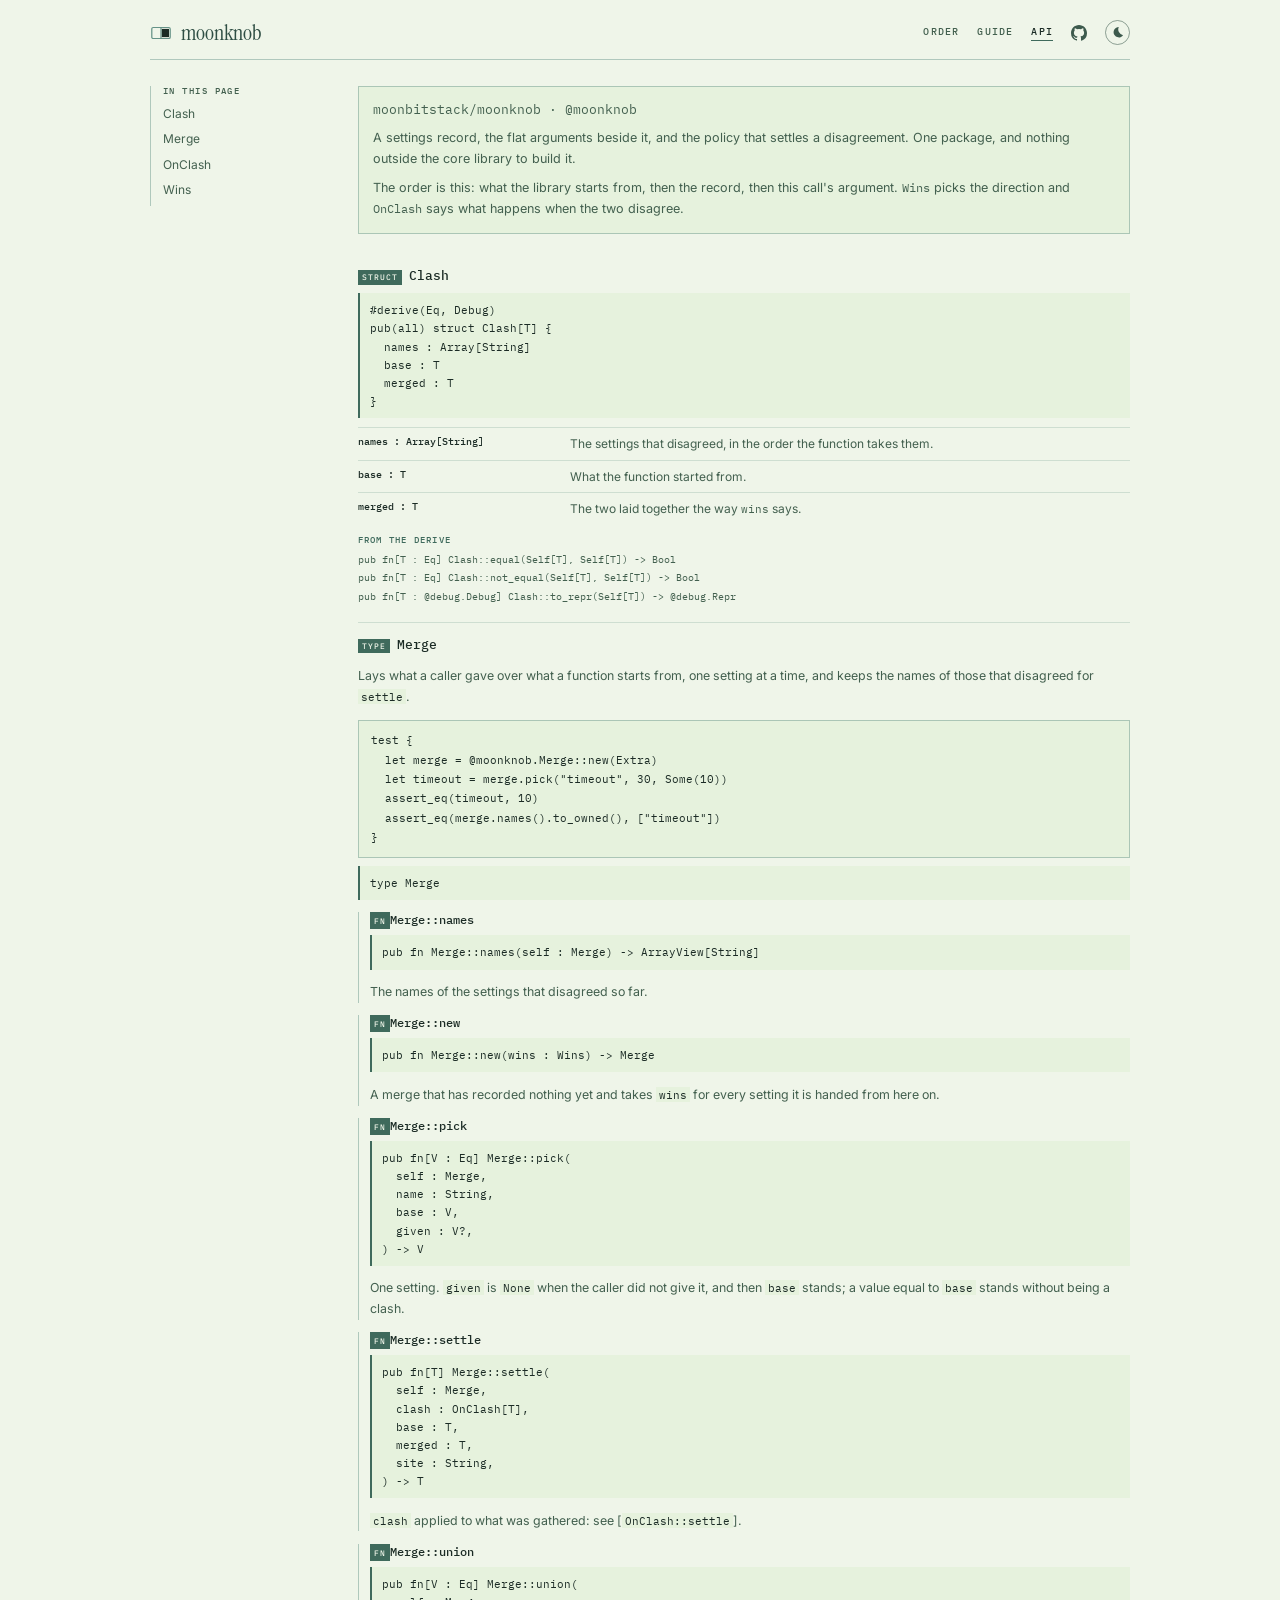
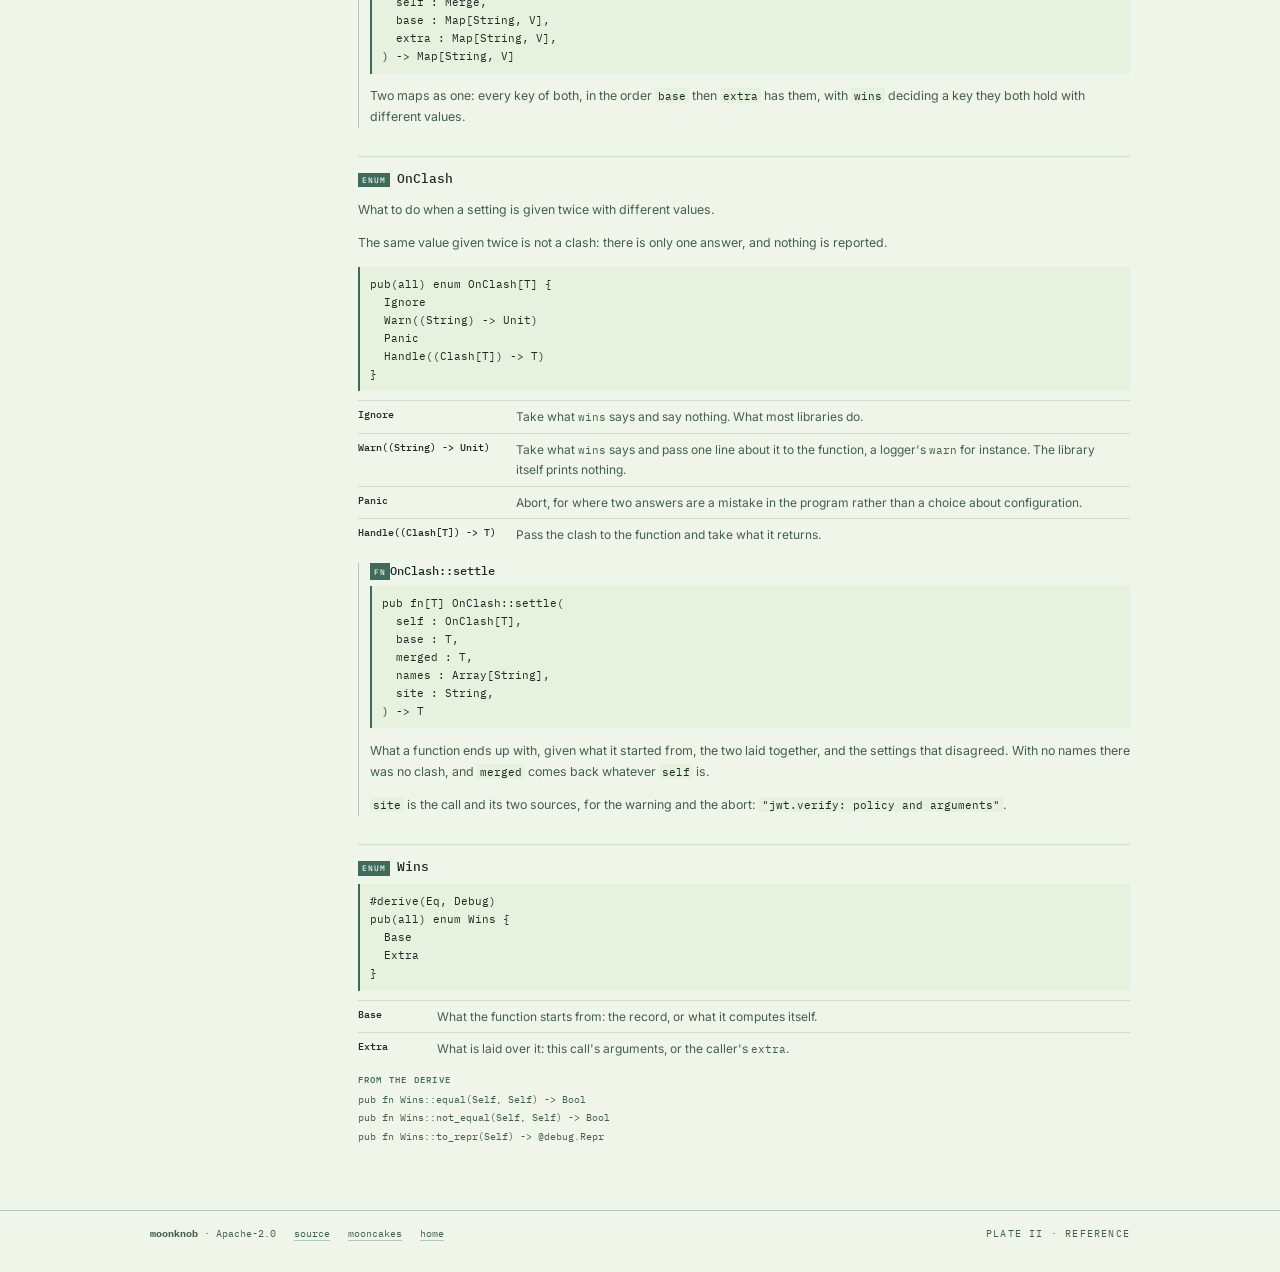
<file: docs/api.html>
<!doctype html>
<html lang="en">
<head>
<meta charset="utf-8">
<link rel="icon" href="data:image/svg+xml,%3Csvg xmlns='http://www.w3.org/2000/svg' viewBox='0 0 32 32'%3E%3Crect x='3' y='8' width='26' height='16' rx='2' fill='%23e6f2dd' stroke='%2316201c' stroke-width='2'/%3E%3Cpath d='M17 10h10v12H17z' fill='%23659287'/%3E%3Cpath d='M16 8v16' stroke='%2316201c' stroke-width='2'/%3E%3C/svg%3E">
<meta name="viewport" content="width=device-width, initial-scale=1">
<title>API · moonknob</title>
<meta name="description" content="Every public type, function and value of moonknob, with the notes the source carries.">
<link rel="preconnect" href="https://fonts.googleapis.com">
<link rel="preconnect" href="https://fonts.gstatic.com" crossorigin>
<link href="https://fonts.googleapis.com/css2?family=IBM+Plex+Mono:wght@400;500&family=Instrument+Serif:ital@0;1&family=Inter:wght@400;500;600&display=swap" rel="stylesheet">
<script src="assets/theme.js"></script>
<link rel="stylesheet" href="assets/site.css">
</head>
<body>

<header class="masthead wrap">
  <a class="wordmark" href="./">
    <svg viewBox="0 0 32 32" aria-hidden="true"><rect x="2.6" y="8" width="26.8" height="16" rx="2" fill="none" stroke="currentColor" stroke-width="1.8"/><path class="cap" d="M17 10h10.6v12H17z"/><path d="M16 8.4v15.2" stroke="currentColor" stroke-width="1.8"/></svg>
    <span>moonknob</span>
  </a>
  <nav class="nav">
    <a href="index.html#order">Order</a>
    <a href="index.html#use">Guide</a>
    <a href="api.html" aria-current="page">API</a>
    <a class="gh" href="https://github.com/moonbitstack/moonknob" aria-label="Source on GitHub" title="Source on GitHub"><svg viewBox="0 0 16 16" aria-hidden="true"><path fill="currentColor" d="M8 0C3.58 0 0 3.58 0 8a8 8 0 0 0 5.47 7.59c.4.07.55-.17.55-.38v-1.33c-2.23.48-2.7-1.07-2.7-1.07-.36-.92-.89-1.17-.89-1.17-.73-.5.06-.49.06-.49.8.06 1.23.83 1.23.83.72 1.22 1.88.87 2.34.66.07-.52.28-.87.5-1.07-1.78-.2-3.65-.89-3.65-3.95 0-.87.31-1.59.82-2.15-.08-.2-.36-1.02.08-2.12 0 0 .67-.21 2.2.82a7.6 7.6 0 0 1 4 0c1.53-1.04 2.2-.82 2.2-.82.44 1.1.16 1.92.08 2.12.51.56.82 1.27.82 2.15 0 3.07-1.87 3.75-3.65 3.95.29.25.54.73.54 1.48v2.2c0 .21.15.46.55.38A8 8 0 0 0 16 8c0-4.42-3.58-8-8-8Z"/></svg></a>
    <button class="switch" type="button" aria-label="Switch theme">
      <svg class="i-moon" viewBox="0 0 16 16" aria-hidden="true"><path fill="currentColor" d="M9.6 1.2a6.4 6.4 0 1 0 5.2 10.1A7.2 7.2 0 0 1 9.6 1.2Z"/></svg>
      <svg class="i-sun" viewBox="0 0 16 16" aria-hidden="true"><circle cx="8" cy="8" r="3.1" fill="currentColor"/><g stroke="currentColor" stroke-width="1.5" stroke-linecap="round"><path d="M8 1.1v1.5M8 13.4v1.5M1.1 8h1.5M13.4 8h1.5M3.1 3.1l1.1 1.1M11.8 11.8l1.1 1.1M12.9 3.1l-1.1 1.1M4.2 11.8l-1.1 1.1"/></g></svg>
    </button>
  </nav>
</header>

<main class="wrap doc">

  <aside class="itinerary">
    <p class="label">In this page</p>
    <ol>
      <li><a href="#Clash">Clash</a></li>
      <li><a href="#Merge">Merge</a></li>
      <li><a href="#OnClash">OnClash</a></li>
      <li><a href="#Wins">Wins</a></li>
    </ol>
  </aside>

  <article class="page reference">

    <div class="intro">
      <p class="route">moonbitstack/moonknob · @moonknob</p>
      <p>A settings record, the flat arguments beside it, and the policy that
        settles a disagreement. One package, and nothing outside the core library
        to build it.</p>
      <p>The order is this: what the library starts from, then the record, then
        this call's argument. <code>Wins</code> picks the direction and
        <code>OnClash</code> says what happens when the two disagree.</p>
    </div>

    <section class="entry" id="Clash">
      <h3><span class="kind">struct</span>Clash</h3>
      <div class="prose"></div>
<pre class="sig">#derive(Eq, Debug)
pub(all) struct Clash[T] {
  names : Array[String]
  base : T
  merged : T
}</pre>
      <table class="members">
        <tbody>
          <tr id="Clash-names"><th>names : Array[String]</th><td>The settings that disagreed, in the order the function takes them.</td></tr>
          <tr id="Clash-base"><th>base : T</th><td>What the function started from.</td></tr>
          <tr id="Clash-merged"><th>merged : T</th><td>The two laid together the way <code>wins</code> says.</td></tr>
        </tbody>
      </table>
      <p class="traits-label">From the derive</p>
      <ul class="traits">
        <li id="Clash-equal"><code>pub fn[T : Eq] Clash::equal(Self[T], Self[T]) -&gt; Bool</code></li>
        <li id="Clash-not_equal"><code>pub fn[T : Eq] Clash::not_equal(Self[T], Self[T]) -&gt; Bool</code></li>
        <li id="Clash-to_repr"><code>pub fn[T : @debug.Debug] Clash::to_repr(Self[T]) -&gt; @debug.Repr</code></li>
      </ul>
    </section>
    <section class="entry" id="Merge">
      <h3><span class="kind">type</span>Merge</h3>
      <div class="prose"><p>Lays what a caller gave over what a function starts from, one setting at a time, and keeps the names of those that disagreed for <code>settle</code>.</p><pre class="code">test {
  let merge = @moonknob.Merge::new(Extra)
  let timeout = merge.pick("timeout", 30, Some(10))
  assert_eq(timeout, 10)
  assert_eq(merge.names().to_owned(), ["timeout"])
}</pre></div>
<pre class="sig">type Merge</pre>
      <div class="member" id="Merge-names">
        <h4><span class="kind">fn</span>Merge::names</h4>
        <pre class="sig">pub fn Merge::names(self : Merge) -&gt; ArrayView[String]</pre>
        <div class="prose"><p>The names of the settings that disagreed so far.</p></div>
      </div>
      <div class="member" id="Merge-new">
        <h4><span class="kind">fn</span>Merge::new</h4>
        <pre class="sig">pub fn Merge::new(wins : Wins) -&gt; Merge</pre>
        <div class="prose"><p>A merge that has recorded nothing yet and takes <code>wins</code> for every setting it is handed from here on.</p></div>
      </div>
      <div class="member" id="Merge-pick">
        <h4><span class="kind">fn</span>Merge::pick</h4>
        <pre class="sig">pub fn[V : Eq] Merge::pick(
  self : Merge,
  name : String,
  base : V,
  given : V?,
) -&gt; V</pre>
        <div class="prose"><p>One setting. <code>given</code> is <code>None</code> when the caller did not give it, and then <code>base</code> stands; a value equal to <code>base</code> stands without being a clash.</p></div>
      </div>
      <div class="member" id="Merge-settle">
        <h4><span class="kind">fn</span>Merge::settle</h4>
        <pre class="sig">pub fn[T] Merge::settle(
  self : Merge,
  clash : OnClash[T],
  base : T,
  merged : T,
  site : String,
) -&gt; T</pre>
        <div class="prose"><p><code>clash</code> applied to what was gathered: see [<code>OnClash::settle</code>].</p></div>
      </div>
      <div class="member" id="Merge-union">
        <h4><span class="kind">fn</span>Merge::union</h4>
        <pre class="sig">pub fn[V : Eq] Merge::union(
  self : Merge,
  base : Map[String, V],
  extra : Map[String, V],
) -&gt; Map[String, V]</pre>
        <div class="prose"><p>Two maps as one: every key of both, in the order <code>base</code> then <code>extra</code> has them, with <code>wins</code> deciding a key they both hold with different values.</p></div>
      </div>
    </section>
    <section class="entry" id="OnClash">
      <h3><span class="kind">enum</span>OnClash</h3>
      <div class="prose"><p>What to do when a setting is given twice with different values.</p><p>The same value given twice is not a clash: there is only one answer, and nothing is reported.</p></div>
<pre class="sig">pub(all) enum OnClash[T] {
  Ignore
  Warn((String) -&gt; Unit)
  Panic
  Handle((Clash[T]) -&gt; T)
}</pre>
      <table class="members">
        <tbody>
          <tr id="OnClash-Ignore"><th>Ignore</th><td>Take what <code>wins</code> says and say nothing. What most libraries do.</td></tr>
          <tr id="OnClash-Warn"><th>Warn((String) -&gt; Unit)</th><td>Take what <code>wins</code> says and pass one line about it to the function, a
logger's <code>warn</code> for instance. The library itself prints nothing.</td></tr>
          <tr id="OnClash-Panic"><th>Panic</th><td>Abort, for where two answers are a mistake in the program rather than a
choice about configuration.</td></tr>
          <tr id="OnClash-Handle"><th>Handle((Clash[T]) -&gt; T)</th><td>Pass the clash to the function and take what it returns.</td></tr>
        </tbody>
      </table>
      <div class="member" id="OnClash-settle">
        <h4><span class="kind">fn</span>OnClash::settle</h4>
        <pre class="sig">pub fn[T] OnClash::settle(
  self : OnClash[T],
  base : T,
  merged : T,
  names : Array[String],
  site : String,
) -&gt; T</pre>
        <div class="prose"><p>What a function ends up with, given what it started from, the two laid together, and the settings that disagreed. With no names there was no clash, and <code>merged</code> comes back whatever <code>self</code> is.</p><p><code>site</code> is the call and its two sources, for the warning and the abort: <code>"jwt.verify: policy and arguments"</code>.</p></div>
      </div>
    </section>
    <section class="entry" id="Wins">
      <h3><span class="kind">enum</span>Wins</h3>
      <div class="prose"></div>
<pre class="sig">#derive(Eq, Debug)
pub(all) enum Wins {
  Base
  Extra
}</pre>
      <table class="members">
        <tbody>
          <tr id="Wins-Base"><th>Base</th><td>What the function starts from: the record, or what it computes itself.</td></tr>
          <tr id="Wins-Extra"><th>Extra</th><td>What is laid over it: this call's arguments, or the caller's <code>extra</code>.</td></tr>
        </tbody>
      </table>
      <p class="traits-label">From the derive</p>
      <ul class="traits">
        <li id="Wins-equal"><code>pub fn Wins::equal(Self, Self) -&gt; Bool</code></li>
        <li id="Wins-not_equal"><code>pub fn Wins::not_equal(Self, Self) -&gt; Bool</code></li>
        <li id="Wins-to_repr"><code>pub fn Wins::to_repr(Self) -&gt; @debug.Repr</code></li>
      </ul>
    </section>
  </article>

</main>

<footer>
  <div class="wrap row">
    <span><strong>moonknob</strong> · Apache-2.0</span>
    <a href="https://github.com/moonbitstack/moonknob">source</a>
    <a href="https://mooncakes.io/docs/moonbitstack/moonknob">mooncakes</a>
    <a href="./">home</a>
    <span class="plate-no">plate ii · reference</span>
  </div>
</footer>

<script type="module" src="assets/page.js"></script>
</body>
</html>
</file>
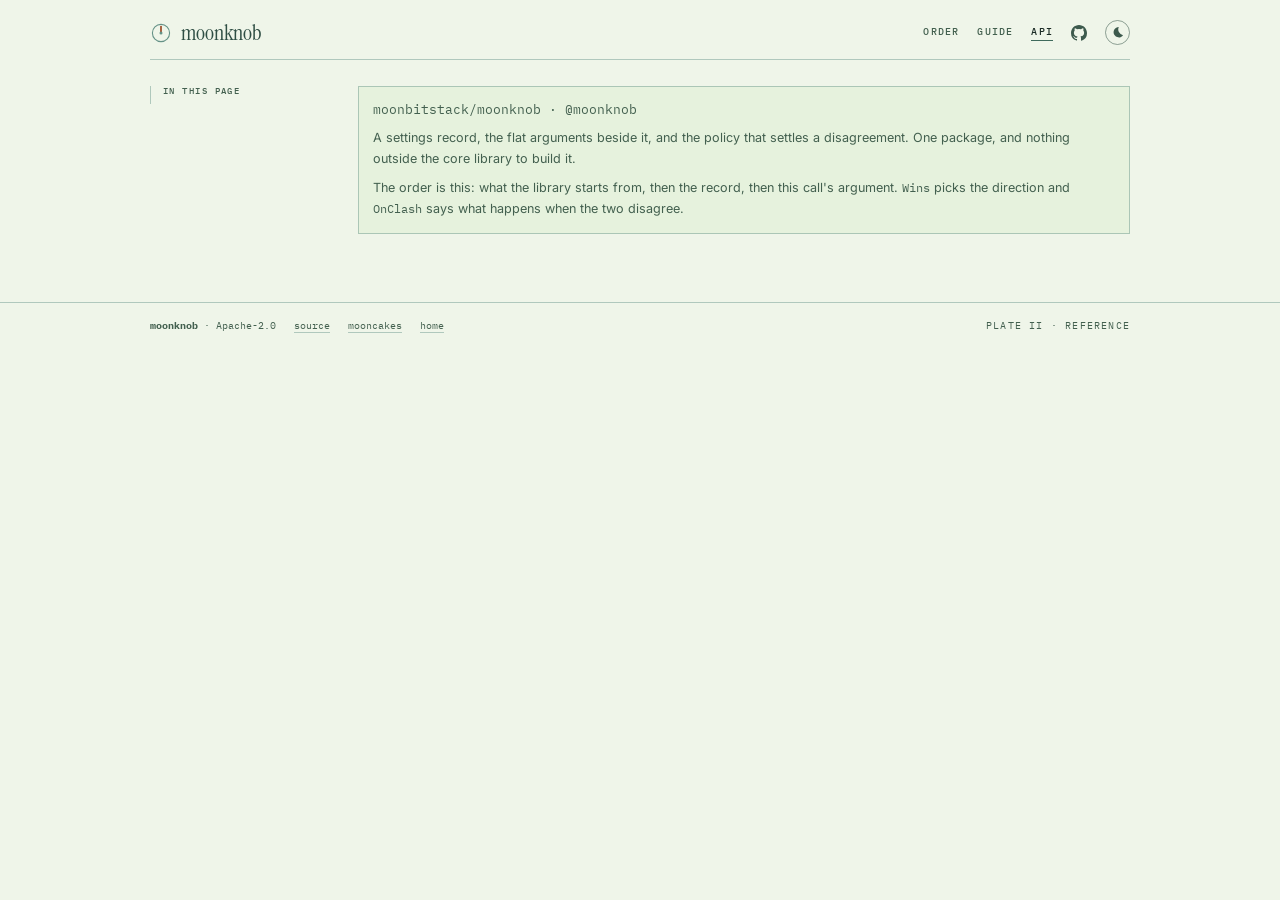
<file: docs/api.template.html>
<!doctype html>
<html lang="en">
<head>
<meta charset="utf-8">
<link rel="icon" href="data:image/svg+xml,%3Csvg xmlns='http://www.w3.org/2000/svg' viewBox='0 0 32 32'%3E%3Ccircle cx='16' cy='16' r='13' fill='%23f0ece1' stroke='%2316171a' stroke-width='2'/%3E%3Cline x1='16' y1='16' x2='16' y2='6.5' stroke='%239a4520' stroke-width='2.5' stroke-linecap='round'/%3E%3Ccircle cx='16' cy='16' r='2.2' fill='%2316171a'/%3E%3C/svg%3E">
<meta name="viewport" content="width=device-width, initial-scale=1">
<title>API · moonknob</title>
<meta name="description" content="Every public type, function and value of moonknob, with the notes the source carries.">
<link rel="preconnect" href="https://fonts.googleapis.com">
<link rel="preconnect" href="https://fonts.gstatic.com" crossorigin>
<link href="https://fonts.googleapis.com/css2?family=IBM+Plex+Mono:wght@400;500&family=Instrument+Serif:ital@0;1&family=Inter:wght@400;500;600&display=swap" rel="stylesheet">
<script src="assets/theme.js"></script>
<link rel="stylesheet" href="assets/site.css">
</head>
<body>

<header class="masthead wrap">
  <a class="wordmark" href="./">
    <svg viewBox="0 0 32 32" aria-hidden="true"><circle cx="16" cy="16" r="12.5" fill="none" stroke="currentColor" stroke-width="1.6"/><line x1="16" y1="16" x2="16" y2="6.5" stroke="#9a4520" stroke-width="2.4" stroke-linecap="round"/><circle cx="16" cy="16" r="2.2" fill="currentColor"/></svg>
    <span>moonknob</span>
  </a>
  <nav class="nav">
    <a href="index.html#order">Order</a>
    <a href="index.html#use">Guide</a>
    <a href="api.html" aria-current="page">API</a>
    <a class="gh" href="https://github.com/moonbitstack/moonknob" aria-label="Source on GitHub" title="Source on GitHub"><svg viewBox="0 0 16 16" aria-hidden="true"><path fill="currentColor" d="M8 0C3.58 0 0 3.58 0 8a8 8 0 0 0 5.47 7.59c.4.07.55-.17.55-.38v-1.33c-2.23.48-2.7-1.07-2.7-1.07-.36-.92-.89-1.17-.89-1.17-.73-.5.06-.49.06-.49.8.06 1.23.83 1.23.83.72 1.22 1.88.87 2.34.66.07-.52.28-.87.5-1.07-1.78-.2-3.65-.89-3.65-3.95 0-.87.31-1.59.82-2.15-.08-.2-.36-1.02.08-2.12 0 0 .67-.21 2.2.82a7.6 7.6 0 0 1 4 0c1.53-1.04 2.2-.82 2.2-.82.44 1.1.16 1.92.08 2.12.51.56.82 1.27.82 2.15 0 3.07-1.87 3.75-3.65 3.95.29.25.54.73.54 1.48v2.2c0 .21.15.46.55.38A8 8 0 0 0 16 8c0-4.42-3.58-8-8-8Z"/></svg></a>
    <button class="switch" type="button" aria-label="Switch theme">
      <svg class="i-moon" viewBox="0 0 16 16" aria-hidden="true"><path fill="currentColor" d="M9.6 1.2a6.4 6.4 0 1 0 5.2 10.1A7.2 7.2 0 0 1 9.6 1.2Z"/></svg>
      <svg class="i-sun" viewBox="0 0 16 16" aria-hidden="true"><circle cx="8" cy="8" r="3.1" fill="currentColor"/><g stroke="currentColor" stroke-width="1.2" stroke-linecap="round"><path d="M8 1.1v1.5M8 13.4v1.5M1.1 8h1.5M13.4 8h1.5M3.1 3.1l1.1 1.1M11.8 11.8l1.1 1.1M12.9 3.1l-1.1 1.1M4.2 11.8l-1.1 1.1"/></g></svg>
    </button>
  </nav>
</header>

<main class="wrap doc">

  <aside class="itinerary">
    <p class="label">In this page</p>
    <ol>
<!-- nav -->
    </ol>
  </aside>

  <article class="page reference">

    <div class="intro">
      <p class="route">moonbitstack/moonknob · @moonknob</p>
      <p>A settings record, the flat arguments beside it, and the policy that
        settles a disagreement. One package, and nothing outside the core library
        to build it.</p>
      <p>The order is this: what the library starts from, then the record, then
        this call's argument. <code>Wins</code> picks the direction and
        <code>OnClash</code> says what happens when the two disagree.</p>
    </div>

<!-- body -->
  </article>

</main>

<footer>
  <div class="wrap row">
    <span><strong>moonknob</strong> · Apache-2.0</span>
    <a href="https://github.com/moonbitstack/moonknob">source</a>
    <a href="https://mooncakes.io/docs/moonbitstack/moonknob">mooncakes</a>
    <a href="./">home</a>
    <span class="plate-no">plate ii · reference</span>
  </div>
</footer>

<script type="module" src="assets/page.js"></script>
</body>
</html>
</file>
<file: docs/assets/site.css>
/* moonknob: a specimen card. Green tea paper, green-ink type, one small
   instrument on it, and nothing louder than a hairline. The four greens are
   spent where they read: the palest as the paper and the code wells, the two
   middle ones as the band and the instrument, the deepest as ink and rules. */

:root {
  --frame: #eff5e9;
  --panel: #e6f2dd;
  --well: #e6f2dd;
  --plate: #b1d3b9;
  --raise: #88bda4;
  --ink: #1b2b25;
  --ink-2: #43604f;
  --head-ink: #2f4e44;
  --line: color-mix(in srgb, #659287 46%, transparent);
  --line-soft: color-mix(in srgb, #659287 24%, transparent);
  --accent: #3f6a5c;
  --mark: #659287;
  --icon: #3d5a4d;
  --on: #1b2b25;
  --on-ink: #e6f2dd;
  --stop: #8c3b28;
  --display: "Instrument Serif", Georgia, "Times New Roman", serif;
  --text: "Inter", system-ui, -apple-system, "Segoe UI", sans-serif;
  --mono: "IBM Plex Mono", ui-monospace, "SF Mono", Menlo, Consolas, monospace;
}

@media (prefers-color-scheme: dark) {
  :root:not([data-theme="light"]) {
    --frame: #101a16;
    --panel: #16241e;
    --well: #0b1512;
    --plate: #1e3129;
    --raise: #2a4136;
    --ink: #e6f2e4;
    --ink-2: #a8c4b4;
    --head-ink: #f0f8ec;
    --line: color-mix(in srgb, #88bda4 34%, transparent);
    --line-soft: color-mix(in srgb, #88bda4 17%, transparent);
    --accent: #88bda4;
    --mark: #88bda4;
    --icon: #e8f2e8;
    --on: #88bda4;
    --on-ink: #0d1a15;
    --stop: #e08a70;
  }
}

:root[data-theme="dark"] {
  --frame: #101a16;
  --panel: #16241e;
  --well: #0b1512;
  --plate: #1e3129;
  --raise: #2a4136;
  --ink: #e6f2e4;
  --ink-2: #a8c4b4;
  --head-ink: #f0f8ec;
  --line: color-mix(in srgb, #88bda4 34%, transparent);
  --line-soft: color-mix(in srgb, #88bda4 17%, transparent);
  --accent: #88bda4;
  --mark: #88bda4;
  --icon: #e8f2e8;
  --on: #88bda4;
  --on-ink: #0d1a15;
  --stop: #e08a70;
}

*,
*::before,
*::after {
  box-sizing: border-box;
}

html {
  font-variant-ligatures: no-contextual;
  scroll-behavior: smooth;
}

@media (prefers-reduced-motion: reduce) {
  html {
    scroll-behavior: auto;
  }
}

html,
button,
input,
textarea,
select {
  font-variant-ligatures: no-contextual;
}

body {
  margin: 0;
  background: var(--frame);
  color: var(--ink);
  font: 400 14.5px/1.62 var(--text);
  -webkit-font-smoothing: antialiased;
  text-rendering: optimizeLegibility;
}

a {
  color: inherit;
  text-decoration-thickness: 1px;
  text-underline-offset: 3px;
  text-decoration-color: var(--line);
}

a:hover {
  color: var(--accent);
  text-decoration-color: var(--accent);
}

code,
pre,
kbd {
  font-family: var(--mono);
  font-size: 0.92em;
}

.wrap {
  width: min(980px, 100% - 40px);
  margin-inline: auto;
}

/* The page's own scrollbar: a hairline that appears once the page moves. */
@supports selector(::-webkit-scrollbar) {
  html::-webkit-scrollbar {
    width: 10px;
    height: 10px;
  }

  html::-webkit-scrollbar-track {
    background: transparent;
  }

  html::-webkit-scrollbar-thumb {
    border: 4px solid transparent;
    border-radius: 99px;
    background-color: color-mix(in srgb, var(--accent) 55%, transparent);
    background-clip: content-box;
  }

  html::-webkit-scrollbar-thumb:hover {
    background-color: var(--accent);
  }

  html.at-top::-webkit-scrollbar-thumb {
    background-color: transparent;
  }
}

@supports not selector(::-webkit-scrollbar) {
  html {
    scrollbar-width: thin;
    scrollbar-color: color-mix(in srgb, var(--accent) 55%, transparent) transparent;
  }

  html.at-top {
    scrollbar-color: transparent transparent;
  }
}

/* Masthead */

.masthead {
  display: flex;
  align-items: center;
  justify-content: space-between;
  gap: 18px;
  padding: 20px 0 14px;
  border-bottom: 1px solid var(--line);
}

.wordmark {
  display: inline-flex;
  align-items: center;
  gap: 9px;
  text-decoration: none;
  color: var(--head-ink);
  font: 400 22px/1 var(--display);
  letter-spacing: -0.005em;
}

.wordmark svg {
  width: 22px;
  height: 22px;
  display: block;
  color: var(--mark);
}

.nav {
  display: flex;
  align-items: center;
  gap: 18px;
  font: 500 10px/1 var(--mono);
  letter-spacing: 0.12em;
  text-transform: uppercase;
}

.nav a {
  text-decoration: none;
  color: var(--ink-2);
  padding: 3px 0;
  border-bottom: 1px solid transparent;
}

.nav a:hover,
.nav a[aria-current="page"] {
  color: var(--ink);
  border-bottom-color: var(--accent);
}

.nav .gh {
  display: inline-flex;
  align-items: center;
  padding: 0;
  border: 0;
  color: var(--icon);
}

.nav .gh svg {
  width: 16px;
  height: 16px;
  display: block;
}

.switch {
  display: inline-flex;
  align-items: center;
  justify-content: center;
  width: 25px;
  height: 25px;
  padding: 0;
  border: 1px solid color-mix(in srgb, var(--icon) 55%, transparent);
  border-radius: 99px;
  background: transparent;
  color: var(--icon);
  cursor: pointer;
}

.switch:hover {
  color: var(--ink);
  border-color: var(--icon);
}

.switch svg {
  width: 13px;
  height: 13px;
  display: block;
}

@media (prefers-color-scheme: dark) {
  :root:not([data-theme="light"]) .switch .i-moon {
    display: none;
  }
}

@media (prefers-color-scheme: light) {
  :root:not([data-theme="dark"]) .switch .i-sun {
    display: none;
  }
}

:root[data-theme="light"] .switch .i-moon,
:root[data-theme="dark"] .switch .i-sun {
  display: none;
}

.wordmark .cap {
  fill: var(--ink);
}

/* Hero */

.hero {
  display: grid;
  grid-template-columns: minmax(0, 1fr) minmax(0, 392px);
  gap: clamp(24px, 4vw, 56px);
  align-items: start;
  padding: 34px 0 30px;
}

.eyebrow {
  margin: 0 0 14px;
  font: 500 9.5px/1 var(--mono);
  letter-spacing: 0.18em;
  text-transform: uppercase;
  color: var(--accent);
}

h1 {
  margin: 0 0 16px;
  font: 400 clamp(1.9rem, 3.5vw, 2.35rem)/1.02 var(--display);
  letter-spacing: -0.012em;
  color: var(--head-ink);
}

.lede {
  margin: 0 0 18px;
  max-width: 40ch;
  font-size: 13.6px;
  line-height: 1.72;
  color: var(--ink-2);
}

.install {
  margin: 0 0 16px;
}

.install code {
  display: inline-block;
  padding: 6px 10px;
  border: 1px solid var(--line);
  background: var(--panel);
  color: var(--ink);
  font-size: 11.6px;
  cursor: copy;
}

.links {
  display: flex;
  flex-wrap: wrap;
  gap: 6px 20px;
  margin: 0;
  font: 500 10px/1 var(--mono);
  letter-spacing: 0.1em;
  text-transform: uppercase;
}

.links a {
  text-decoration: none;
  border-bottom: 1px solid var(--accent);
  padding-bottom: 3px;
}

/* The plate: the instrument the page is built around. */

.plate {
  position: relative;
  border: 1px solid color-mix(in srgb, var(--accent) 42%, transparent);
  background: var(--plate);
  padding: 11px 13px 12px;
}

.plate-head {
  display: flex;
  align-items: center;
  gap: 8px;
  padding-bottom: 9px;
  border-bottom: 1px solid color-mix(in srgb, var(--ink) 18%, transparent);
  font: 500 9px/1 var(--mono);
  letter-spacing: 0.16em;
  text-transform: uppercase;
  color: var(--ink);
}

.plate-head .tag {
  color: var(--ink);
}

.dot {
  width: 5px;
  height: 5px;
  margin-left: auto;
  background: var(--accent);
  box-shadow: 0 0 0 2.5px color-mix(in srgb, var(--accent) 26%, transparent);
}

/* Two positions, one switch: the plate's whole control. */

.rocker {
  display: grid;
  grid-template-columns: 1fr 1fr;
  margin: 10px 0 0;
  border: 1px solid var(--accent);
  background: var(--raise);
}

.rocker button {
  appearance: none;
  display: flex;
  align-items: center;
  justify-content: center;
  gap: 7px;
  margin: 0;
  padding: 13px 6px 14px;
  border: 0;
  background: transparent;
  color: var(--ink);
  font: 500 9.5px/1 var(--mono);
  letter-spacing: 0.16em;
  text-transform: uppercase;
  cursor: pointer;
}

.rocker button + button {
  border-left: 1px solid var(--accent);
}

.rocker button::before {
  content: "";
  width: 5px;
  height: 5px;
  border: 1px solid currentColor;
}

.rocker button:hover {
  background: color-mix(in srgb, var(--ink) 10%, transparent);
}

.rocker button[aria-pressed="true"] {
  background: var(--on);
  color: var(--on-ink);
}

.rocker button[aria-pressed="true"]::before {
  background: currentColor;
}

.rocker button:focus-visible,
.keys button:focus-visible,
.chooser button:focus-visible,
.switch:focus-visible {
  outline: 2px solid var(--ink);
  outline-offset: 1px;
}

.sources {
  display: grid;
  grid-template-columns: 1fr 1fr;
  margin: 11px 0 0;
  border-top: 1px solid color-mix(in srgb, var(--ink) 18%, transparent);
  border-bottom: 1px solid color-mix(in srgb, var(--ink) 18%, transparent);
}

.source {
  padding: 8px 2px 9px;
}

.source + .source {
  border-left: 1px solid color-mix(in srgb, var(--ink) 18%, transparent);
  padding-left: 11px;
}

.source-name {
  display: block;
  font: 500 9.2px/1 var(--mono);
  letter-spacing: 0.14em;
  text-transform: uppercase;
  color: var(--ink-2);
}

.source-value {
  display: block;
  margin-top: 4px;
  font: 400 18px/1 var(--mono);
}

.chooser {
  display: flex;
  gap: 4px;
}

.chooser button {
  padding: 1px 6px;
  border: 1px solid color-mix(in srgb, var(--ink) 30%, transparent);
  background: transparent;
  color: var(--ink);
  font: 400 15px/1.25 var(--mono);
  cursor: pointer;
}

.chooser button[aria-pressed="true"] {
  border-color: var(--on);
  background: var(--on);
  color: var(--on-ink);
}

.answer {
  display: flex;
  align-items: baseline;
  gap: 10px;
  padding: 10px 0 2px;
}

.answer-value {
  font: 400 30px/1 var(--mono);
  letter-spacing: -0.02em;
}

.answer-origin {
  font: 500 9.2px/1 var(--mono);
  letter-spacing: 0.13em;
  text-transform: uppercase;
  color: var(--ink-2);
}

.answer-origin[data-origin="the caller"] {
  color: var(--accent);
}

.note {
  min-height: 26px;
  margin: 5px 0 9px;
  padding: 5px 8px;
  border-left: 2px solid color-mix(in srgb, var(--ink) 34%, transparent);
  background: color-mix(in srgb, var(--frame) 55%, transparent);
  font: 400 10.6px/1.5 var(--mono);
  color: var(--ink);
  overflow-wrap: anywhere;
}

.note[data-state="said"] {
  border-left-color: var(--ink);
}

.note[data-state="stopped"] {
  border-left-color: var(--stop);
  color: var(--stop);
}

.keys {
  display: grid;
  grid-template-columns: repeat(4, minmax(0, 1fr));
  gap: 1px;
  background: var(--accent);
  border: 1px solid var(--accent);
}

.keys button {
  padding: 6px 2px 7px;
  border: 0;
  background: var(--panel);
  color: var(--ink);
  font: 500 9.4px/1 var(--mono);
  letter-spacing: 0.09em;
  text-transform: uppercase;
  cursor: pointer;
}

.keys button:hover {
  background: var(--panel);
  color: var(--accent);
}

.keys button[aria-pressed="true"] {
  background: var(--on);
  color: var(--on-ink);
}

.plate-foot {
  display: flex;
  justify-content: space-between;
  gap: 8px;
  margin: 8px 0 0;
  font: 400 9.4px/1.4 var(--mono);
  color: var(--ink-2);
}

/* Sections */

section {
  scroll-margin-top: 20px;
}

.head {
  display: flex;
  align-items: baseline;
  gap: 11px;
  padding-top: 22px;
  border-top: 1px solid var(--line);
}

.head h2 {
  margin: 0;
  font: 400 clamp(1.15rem, 2vw, 1.35rem)/1.15 var(--display);
  letter-spacing: -0.005em;
  color: var(--head-ink);
}

.head .no {
  font: 500 9px/1 var(--mono);
  letter-spacing: 0.14em;
  background: var(--on);
  color: var(--on-ink);
  padding: 4px 5px 5px;
}

.head p {
  margin: 0 0 0 auto;
  max-width: 42ch;
  font-size: 11.8px;
  color: var(--ink-2);
  text-align: right;
  text-wrap: balance;
}

.order {
  display: grid;
  grid-template-columns: repeat(3, minmax(0, 1fr));
  border: 1px solid var(--line);
  border-top: 0;
  background: var(--panel);
}

.stop {
  padding: 16px 16px 18px;
}

.stop + .stop {
  border-left: 1px solid var(--line);
}

.stop .n {
  font: 500 9px/1 var(--mono);
  letter-spacing: 0.16em;
  color: var(--accent);
}

.stop h3 {
  margin: 8px 0 6px;
  font: 500 13.6px/1.35 var(--text);
  letter-spacing: -0.005em;
  color: var(--ink);
}

.stop p {
  margin: 0;
  font-size: 12.2px;
  line-height: 1.62;
  color: var(--ink-2);
}

.after {
  display: grid;
  grid-template-columns: minmax(0, 1fr) minmax(0, 1fr);
  gap: 24px;
  padding: 16px 0 0;
}

.after p {
  margin: 0;
  color: var(--ink-2);
  font-size: 12.6px;
  line-height: 1.68;
}

.policies {
  display: grid;
  grid-template-columns: repeat(4, minmax(0, 1fr));
  border: 1px solid var(--line);
  border-top: 0;
  background: var(--panel);
}

.policy {
  padding: 15px 14px 16px;
}

.policy + .policy {
  border-left: 1px solid var(--line);
}

.policy-name {
  display: flex;
  align-items: center;
  gap: 6px;
  font: 500 10.4px/1 var(--mono);
  letter-spacing: 0.1em;
  text-transform: uppercase;
  color: var(--ink);
}

.policy-name svg {
  width: 13px;
  height: 13px;
  flex: none;
  color: var(--icon);
}

.policy-name svg [stroke] {
  stroke-width: 1.7;
}

.policy p {
  margin: 8px 0 0;
  font-size: 12px;
  line-height: 1.62;
  color: var(--ink-2);
}

.policy .who {
  display: block;
  margin-top: 8px;
  font: 400 10px/1.45 var(--mono);
  color: var(--ink-2);
}

/* Use it */

.use {
  padding-top: 22px;
}

.step {
  display: grid;
  grid-template-columns: minmax(0, 0.85fr) minmax(0, 1.15fr);
  gap: clamp(18px, 3.4vw, 38px);
  padding: 20px 0 22px;
  border-top: 1px solid var(--line-soft);
}

.step:first-of-type {
  border-top: 0;
}

.step h3 {
  margin: 0 0 7px;
  font: 400 15.5px/1.3 var(--display);
  letter-spacing: 0;
  color: var(--head-ink);
}

.step p {
  margin: 0 0 8px;
  font-size: 12.4px;
  line-height: 1.68;
  color: var(--ink-2);
}

.step p:last-child {
  margin-bottom: 0;
}

.code {
  margin: 0;
  padding: 10px 12px;
  overflow-x: auto;
  border: 1px solid var(--line);
  background: var(--well);
  color: var(--ink);
  font-size: 11px;
  line-height: 1.76;
  tab-size: 2;
}

@supports selector(::-webkit-scrollbar) {
  .code::-webkit-scrollbar {
    height: 8px;
    background: transparent;
  }

  .code::-webkit-scrollbar-thumb {
    border: 3px solid transparent;
    border-radius: 99px;
    background-color: color-mix(in srgb, var(--accent) 32%, transparent);
    background-clip: content-box;
  }

  .code:hover::-webkit-scrollbar-thumb {
    background-color: color-mix(in srgb, var(--accent) 60%, transparent);
  }
}

@supports not selector(::-webkit-scrollbar) {
  .code {
    scrollbar-width: thin;
    scrollbar-color: color-mix(in srgb, var(--accent) 38%, transparent) transparent;
  }

  .code:hover {
    scrollbar-color: color-mix(in srgb, var(--accent) 64%, transparent) transparent;
  }
}

/* The reference */

.doc {
  display: grid;
  grid-template-columns: minmax(0, 164px) minmax(0, 1fr);
  gap: clamp(20px, 3.4vw, 44px);
  align-items: start;
  padding: 26px 0 48px;
}

.itinerary {
  position: sticky;
  top: 22px;
  border-left: 1px solid var(--line);
  padding-left: 12px;
}

.itinerary p.label {
  margin: 0 0 9px;
  font: 500 9px/1 var(--mono);
  letter-spacing: 0.16em;
  text-transform: uppercase;
  color: var(--ink-2);
}

.itinerary ol {
  margin: 0;
  padding: 0;
  list-style: none;
  font-size: 12px;
}

.itinerary li {
  margin: 0 0 6px;
}

.itinerary a {
  text-decoration: none;
  color: var(--ink-2);
}

.itinerary a:hover {
  color: var(--accent);
  text-decoration: underline;
  text-decoration-color: var(--accent);
}

.itinerary ol.sub {
  margin: 6px 0 12px;
  padding-left: 9px;
  border-left: 1px solid var(--line-soft);
  font-family: var(--mono);
  font-size: 10.4px;
}

.itinerary ol.sub li {
  margin-bottom: 4px;
}

.page {
  min-width: 0;
}

.page > .intro {
  margin: 0 0 20px;
  padding: 12px 14px 14px;
  border: 1px solid var(--line);
  background: var(--panel);
}

.page > .intro p {
  margin: 0 0 8px;
  color: var(--ink-2);
  font-size: 12.6px;
  line-height: 1.66;
}

.page > .intro p:last-child {
  margin-bottom: 0;
}

.route {
  font: 400 10.4px/1.5 var(--mono);
  color: var(--accent);
}

.page h2 {
  margin: 26px 0 12px;
  font: 400 18px/1.2 var(--display);
  color: var(--head-ink);
}

.entry {
  padding: 14px 0 16px;
  border-top: 1px solid var(--line-soft);
}

.entry:first-of-type {
  border-top: 0;
}

.entry h3 {
  display: flex;
  align-items: baseline;
  gap: 7px;
  margin: 0 0 6px;
  font: 500 13px/1.3 var(--mono);
  letter-spacing: -0.005em;
  color: var(--ink);
}

.kind {
  font: 500 8.4px/1 var(--mono);
  letter-spacing: 0.13em;
  text-transform: uppercase;
  color: var(--frame);
  background: var(--accent);
  padding: 3px 4px;
  flex: none;
}

.sig {
  margin: 8px 0 0;
  padding: 8px 10px;
  overflow-x: auto;
  border-left: 2px solid var(--accent);
  background: var(--well);
  font-size: 10.8px;
  line-height: 1.68;
  color: var(--ink);
  white-space: pre;
}

@supports selector(::-webkit-scrollbar) {
  .sig::-webkit-scrollbar {
    height: 7px;
    background: transparent;
  }

  .sig::-webkit-scrollbar-thumb {
    border: 3px solid transparent;
    border-radius: 99px;
    background-color: color-mix(in srgb, var(--accent) 28%, transparent);
    background-clip: content-box;
  }

  .sig:hover::-webkit-scrollbar-thumb {
    background-color: color-mix(in srgb, var(--accent) 56%, transparent);
  }
}

@supports not selector(::-webkit-scrollbar) {
  .sig {
    scrollbar-width: thin;
    scrollbar-color: color-mix(in srgb, var(--accent) 34%, transparent) transparent;
  }
}

.prose {
  margin: 8px 0 0;
  color: var(--ink-2);
  font-size: 12.4px;
  line-height: 1.68;
}

.prose code,
.member .prose code {
  padding: 0 3px;
  background: var(--panel);
  color: var(--ink);
  overflow-wrap: anywhere;
}

.member {
  margin: 12px 0 0;
  padding-left: 11px;
  border-left: 1px solid var(--line);
}

.member h4 {
  margin: 0;
  font: 500 11.6px/1.3 var(--mono);
  color: var(--ink);
}

table.members {
  width: 100%;
  margin: 9px 0 0;
  border-collapse: collapse;
  font-size: 12px;
}

table.members th,
table.members td {
  padding: 6px 8px 6px 0;
  border-top: 1px solid var(--line-soft);
  text-align: left;
  vertical-align: top;
  overflow-wrap: anywhere;
}

table.members th {
  font: 500 10.2px/1.55 var(--mono);
  color: var(--ink);
  white-space: nowrap;
}

table.members td {
  padding-left: 12px;
  color: var(--ink-2);
}

@media (width <= 620px) {
  table.members tr {
    display: block;
    padding: 7px 0 8px;
    border-top: 1px solid var(--line-soft);
  }

  table.members th,
  table.members td {
    display: block;
    padding: 0;
    border-top: 0;
    white-space: normal;
    overflow-wrap: anywhere;
  }

  table.members td {
    margin-top: 2px;
  }
}

.traits {
  margin: 5px 0 0;
  padding-left: 0;
  list-style: none;
  font: 400 10.4px/1.8 var(--mono);
  color: var(--ink-2);
}

.traits code {
  overflow-wrap: anywhere;
}

.traits-label {
  margin: 11px 0 0;
  font: 500 8.8px/1 var(--mono);
  letter-spacing: 0.14em;
  text-transform: uppercase;
  color: var(--accent);
}

/* Footer */

footer {
  border-top: 1px solid var(--line);
  padding: 14px 0 30px;
  font: 400 10px/1.7 var(--mono);
  color: var(--ink-2);
}

footer .row {
  display: flex;
  flex-wrap: wrap;
  gap: 4px 18px;
  align-items: baseline;
}

footer .plate-no {
  margin-left: auto;
  letter-spacing: 0.12em;
  text-transform: uppercase;
  color: var(--ink-2);
}

@media (width <= 900px) {
  .hero {
    grid-template-columns: minmax(0, 1fr);
  }

  .lede {
    max-width: 48ch;
  }

  .plate {
    max-width: 430px;
  }

  .doc {
    grid-template-columns: minmax(0, 1fr);
  }

  .itinerary {
    position: static;
    border-left: 0;
    border-top: 1px solid var(--line);
    padding: 10px 0 0;
  }

  .itinerary ol {
    display: flex;
    flex-wrap: wrap;
    gap: 5px 16px;
  }

  .itinerary ol.sub {
    display: none;
  }

  .itinerary li {
    margin: 0;
  }

  .itinerary p.label {
    margin-bottom: 6px;
  }

  .step {
    grid-template-columns: minmax(0, 1fr);
  }

  .after {
    grid-template-columns: minmax(0, 1fr);
  }

  .head {
    flex-wrap: wrap;
  }

  .head p {
    margin: 7px 0 0;
    text-align: left;
  }
}

@media (width <= 760px) {
  .order {
    grid-template-columns: minmax(0, 1fr);
  }

  .stop + .stop {
    border-left: 0;
    border-top: 1px solid var(--line);
  }

  .policies {
    grid-template-columns: repeat(2, minmax(0, 1fr));
  }

  .policy + .policy {
    border-left: 0;
  }

  .policy:nth-child(even) {
    border-left: 1px solid var(--line);
  }

  .policy:nth-child(n + 3) {
    border-top: 1px solid var(--line);
  }
}

@media (width <= 520px) {
  .wrap {
    width: min(980px, 100% - 26px);
  }

  .masthead {
    flex-wrap: wrap;
    gap: 10px;
  }

  .nav {
    gap: 13px;
    font-size: 9.5px;
    letter-spacing: 0.08em;
  }

  .switch {
    width: 23px;
    height: 23px;
  }

  h1 {
    font-size: clamp(1.75rem, 9vw, 2.1rem);
  }

  .rocker button {
    padding: 11px 4px 12px;
    font-size: 9.4px;
    letter-spacing: 0.1em;
  }

  .keys button {
    font-size: 9px;
    letter-spacing: 0.04em;
  }

  .answer-value {
    font-size: 26px;
  }
}
</file>
